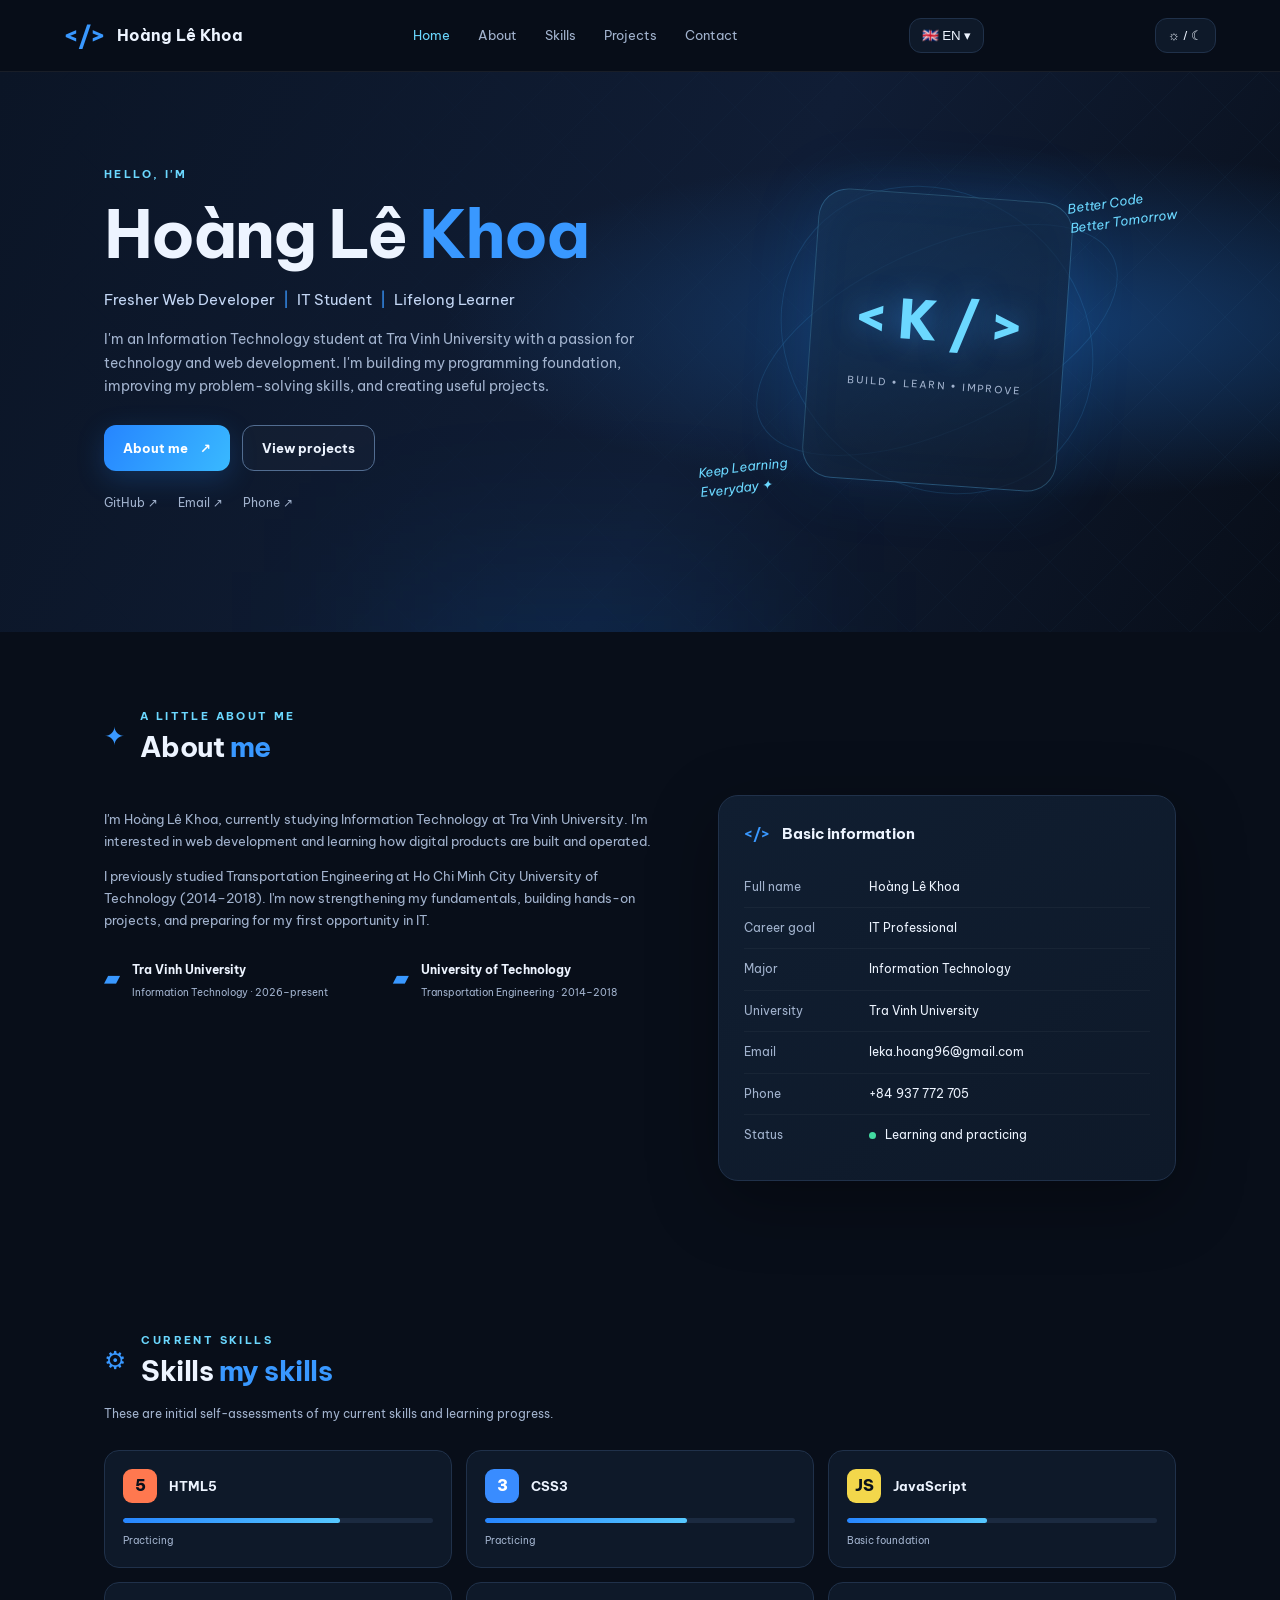
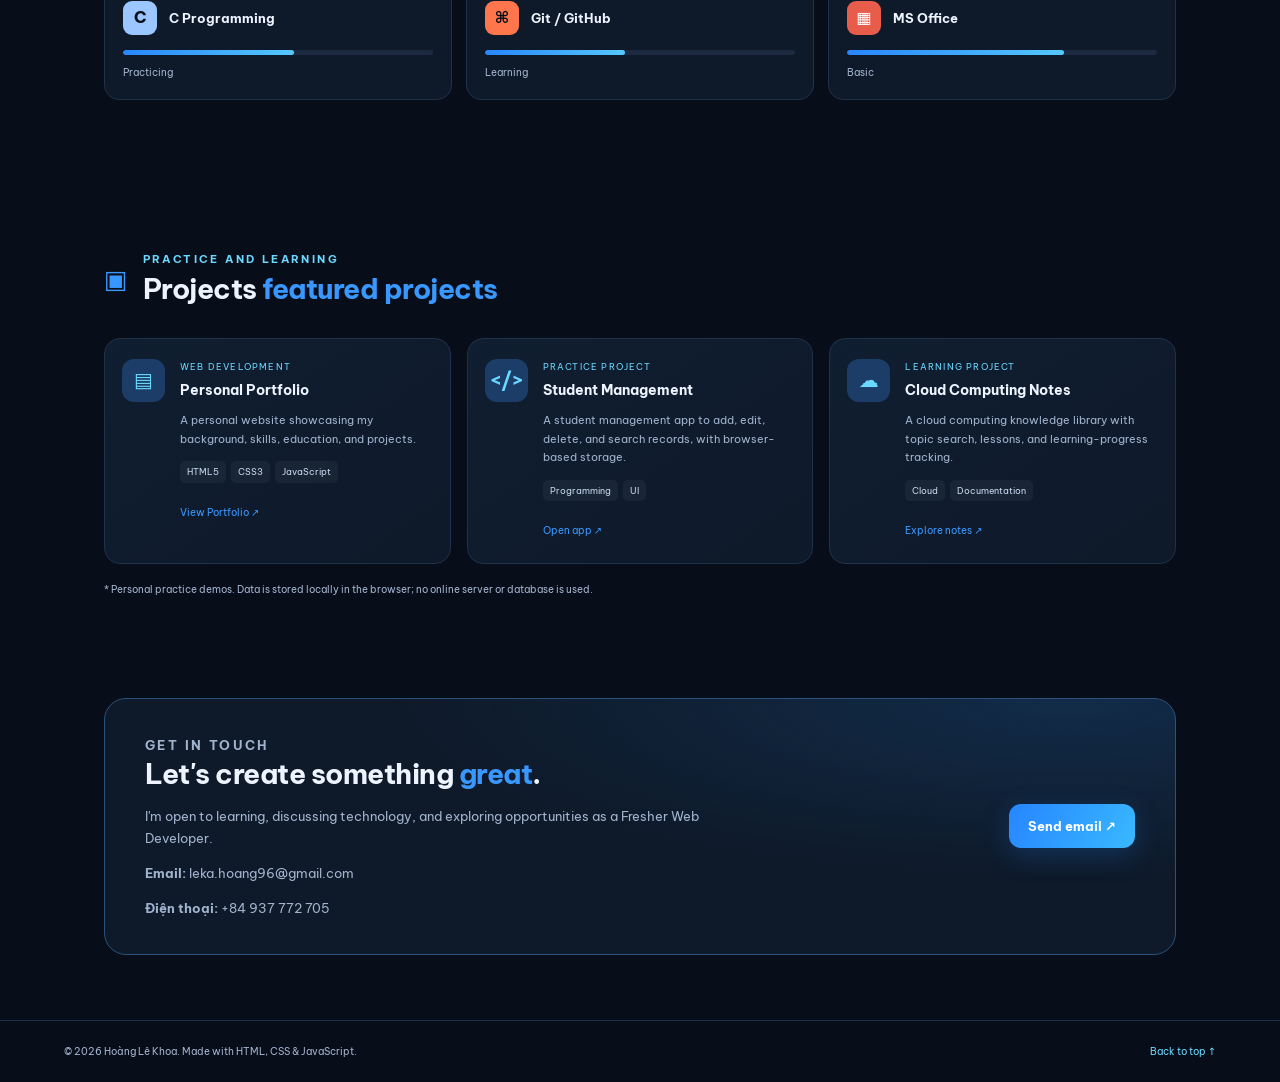
<file: index.html>
<!doctype html>
<html lang="vi">
<head>
  <meta charset="utf-8">
  <meta name="viewport" content="width=device-width, initial-scale=1">
  <meta name="description" content="Portfolio cá nhân của Hoàng Lê Khoa — Fresher Web Developer, sinh viên Công nghệ thông tin tại Đại học Trà Vinh.">
  <title>Hoàng Lê Khoa | Portfolio</title>
  <link rel="preconnect" href="https://fonts.googleapis.com">
  <link rel="preconnect" href="https://fonts.gstatic.com" crossorigin>
  <link href="https://fonts.googleapis.com/css2?family=Be+Vietnam+Pro:wght@400;500;600;700;800&display=swap" rel="stylesheet">
  <link rel="stylesheet" href="style.css">
  <script src="script.js" defer></script>
  <script src="language.js" defer></script>
</head>
<body>
  <header class="site-header">
    <a class="brand" href="#home" aria-label="Về đầu trang"><span class="brand-mark">&lt;/&gt;</span><span>Hoàng Lê Khoa</span></a>
    <button class="menu-toggle" id="menuToggle" aria-label="Mở menu" aria-expanded="false">☰</button>
    <nav id="navMenu" class="nav-menu" aria-label="Điều hướng chính">
      <a href="#home">Trang chủ</a><a href="#about">Giới thiệu</a><a href="#skills">Kỹ năng</a><a href="#projects">Dự án</a><a href="#contact">Liên hệ</a>
    </nav>
    <button class="theme-toggle" id="languageToggle" type="button" aria-label="Chuyển sang tiếng Anh" title="English">🇻🇳 VI ▾</button>
    <button class="theme-toggle" id="themeToggle" aria-label="Đổi giao diện">☼ / ☾</button>
  </header>

  <main>
    <section class="hero" id="home">
      <div class="hero-grid">
        <div class="hero-copy">
          <p class="eyebrow">XIN CHÀO, MÌNH LÀ</p>
          <h1>Hoàng Lê <span>Khoa</span></h1>
          <p class="hero-role">Fresher Web Developer <span>|</span> IT Student <span>|</span> Lifelong Learner</p>
          <p class="hero-description">Mình là sinh viên Công nghệ thông tin tại Đại học Trà Vinh, yêu thích công nghệ và phát triển web. Mình đang từng bước xây dựng nền tảng lập trình, rèn luyện tư duy giải quyết vấn đề và tạo ra những sản phẩm hữu ích.</p>
          <div class="hero-actions"><a class="button primary" href="#about">Về tôi <span>↗</span></a><a class="button secondary" href="#projects">Xem dự án</a></div>
          <div class="social-links"><a href="https://github.com/TobiOrigami" target="_blank" rel="noopener noreferrer">GitHub ↗</a><a href="mailto:leka.hoang96@gmail.com">Email ↗</a><a href="tel:+84937772705">Điện thoại ↗</a></div>
        </div>
        <div class="hero-art" aria-label="Khu vực ảnh đại diện">
          <div class="orbit orbit-one"></div><div class="orbit orbit-two"></div>
          <div class="avatar-card"><div class="avatar-symbol">&lt; K / &gt;</div><p>BUILD • LEARN • IMPROVE</p></div>
          <div class="floating-note note-top">Better Code<br>Better Tomorrow</div><div class="floating-note note-bottom">Keep Learning<br>Everyday ✦</div>
        </div>
      </div>
      <div class="hero-glow"></div>
    </section>

    <section class="section" id="about">
      <div class="section-heading"><span class="section-icon">✦</span><div><p class="eyebrow">ĐÔI ĐIỀU VỀ MÌNH</p><h2>Giới thiệu <span>về tôi</span></h2></div></div>
      <div class="about-grid">
        <div class="about-copy"><p>Mình là Hoàng Lê Khoa, hiện đang theo học ngành Công nghệ thông tin tại Đại học Trà Vinh. Mình quan tâm đến phát triển web, thích tìm hiểu cách các sản phẩm số được xây dựng và vận hành.</p><p>Trước đây, mình từng học ngành Kỹ thuật giao thông tại Đại học Bách Khoa (2014–2018). Hiện tại, mình tập trung củng cố kiến thức nền tảng, thực hành qua các dự án nhỏ và chuẩn bị cho cơ hội nghề nghiệp đầu tiên trong lĩnh vực CNTT.</p><div class="education-list"><div><span class="edu-icon">▰</span><div><strong>Đại học Trà Vinh</strong><small>Công nghệ thông tin · 2026–nay</small></div></div><div><span class="edu-icon">▰</span><div><strong>Đại học Bách Khoa</strong><small>Kỹ thuật giao thông · 2014–2018</small></div></div></div></div>
        <aside class="info-card"><h3><span class="code-icon">&lt;/&gt;</span> Thông tin cơ bản</h3><dl><div><dt>Họ và tên</dt><dd>Hoàng Lê Khoa</dd></div><div><dt>Định hướng</dt><dd>IT Professional</dd></div><div><dt>Ngành học</dt><dd>Công nghệ thông tin</dd></div><div><dt>Trường</dt><dd>Đại học Trà Vinh</dd></div><div><dt>Email</dt><dd><a href="mailto:leka.hoang96@gmail.com">leka.hoang96@gmail.com</a></dd></div><div><dt>Điện thoại</dt><dd><a href="tel:+84937772705">+84 937 772 705</a></dd></div><div><dt>Trạng thái</dt><dd><span class="status-dot"></span> Đang học và thực hành</dd></div></dl></aside>
      </div>
    </section>

    <section class="section" id="skills">
      <div class="section-heading"><span class="section-icon">⚙</span><div><p class="eyebrow">NĂNG LỰC HIỆN TẠI</p><h2>Kỹ năng <span>của mình</span></h2></div></div>
      <p class="section-intro">Các kỹ năng dưới đây là mức tự đánh giá ban đầu; hãy cập nhật theo năng lực thực tế của huynh.</p>
      <div class="skills-grid">
        <article class="skill-card"><div class="skill-top"><span class="skill-logo html">5</span><strong>HTML5</strong></div><div class="skill-track"><span style="width:70%"></span></div><small>Đang rèn luyện</small></article>
        <article class="skill-card"><div class="skill-top"><span class="skill-logo css">3</span><strong>CSS3</strong></div><div class="skill-track"><span style="width:65%"></span></div><small>Đang rèn luyện</small></article>
        <article class="skill-card"><div class="skill-top"><span class="skill-logo js">JS</span><strong>JavaScript</strong></div><div class="skill-track"><span style="width:45%"></span></div><small>Nền tảng cơ bản</small></article>
        <article class="skill-card"><div class="skill-top"><span class="skill-logo c-lang">C</span><strong>Lập trình C</strong></div><div class="skill-track"><span style="width:55%"></span></div><small>Đang thực hành</small></article>
        <article class="skill-card"><div class="skill-top"><span class="skill-logo git">⌘</span><strong>Git / GitHub</strong></div><div class="skill-track"><span style="width:45%"></span></div><small>Đang tìm hiểu</small></article>
        <article class="skill-card"><div class="skill-top"><span class="skill-logo office">▦</span><strong>MS Office</strong></div><div class="skill-track"><span style="width:70%"></span></div><small>Cơ bản</small></article>
      </div>
    </section>

    <section class="section" id="projects">
      <div class="section-heading"><span class="section-icon">▣</span><div><p class="eyebrow">THỰC HÀNH VÀ HỌC HỎI</p><h2>Dự án <span>tiêu biểu</span></h2></div></div>
      <div class="projects-grid">
        <article class="project-card"><div class="project-icon">▤</div><div class="project-content"><p class="project-type">WEB DEVELOPMENT</p><h3>Personal Portfolio</h3><p>Website giới thiệu bản thân, kỹ năng, quá trình học tập và các dự án cá nhân.</p><div class="tags"><span>HTML5</span><span>CSS3</span><span>JavaScript</span></div><a href="index.html" class="project-link">Xem Portfolio ↗</a></div></article>
        <article class="project-card"><div class="project-icon">&lt;/&gt;</div><div class="project-content"><p class="project-type">PRACTICE PROJECT</p><h3>Quản lý sinh viên</h3><p>Ứng dụng quản lý danh sách sinh viên: thêm, sửa, xóa, tìm kiếm và lưu dữ liệu trên trình duyệt.</p><div class="tags"><span>Programming</span><span>UI</span></div><a href="student-manager.html" class="project-link">Mở ứng dụng ↗</a></div></article>
        <article class="project-card"><div class="project-icon">☁</div><div class="project-content"><p class="project-type">LEARNING PROJECT</p><h3>Cloud Computing Notes</h3><p>Thư viện kiến thức Cloud với tìm kiếm chủ đề, bài học và đánh dấu tiến độ học tập.</p><div class="tags"><span>Cloud</span><span>Documentation</span></div><a href="cloud-notes.html" class="project-link">Khám phá ghi chú ↗</a></div></article>
      </div>
      <p class="project-disclaimer">* Sản phẩm demo thực hành cá nhân, dữ liệu được lưu cục bộ trên trình duyệt; chưa có máy chủ hoặc cơ sở dữ liệu trực tuyến.</p>
    </section>

    <section class="contact-section" id="contact"><div><p class="eyebrow">KẾT NỐI VỚI MÌNH</p><h2>Cùng tạo nên điều <span>tuyệt vời</span>.</h2><p>Mình luôn sẵn sàng học hỏi, trao đổi về công nghệ và đón nhận cơ hội phù hợp cho Fresher.</p><div class="contact-details"><p><strong>Email:</strong> <a href="mailto:leka.hoang96@gmail.com">leka.hoang96@gmail.com</a></p><p><strong>Điện thoại:</strong> <a href="tel:+84937772705">+84 937 772 705</a></p></div></div><a class="button primary" href="mailto:leka.hoang96@gmail.com">Gửi email ↗</a></section>
  </main>
  <footer><span>© <span id="year"></span> Hoàng Lê Khoa. Made with HTML, CSS & JavaScript.</span><a href="#home">Lên đầu trang ↑</a></footer>
</body>
</html>
</file>
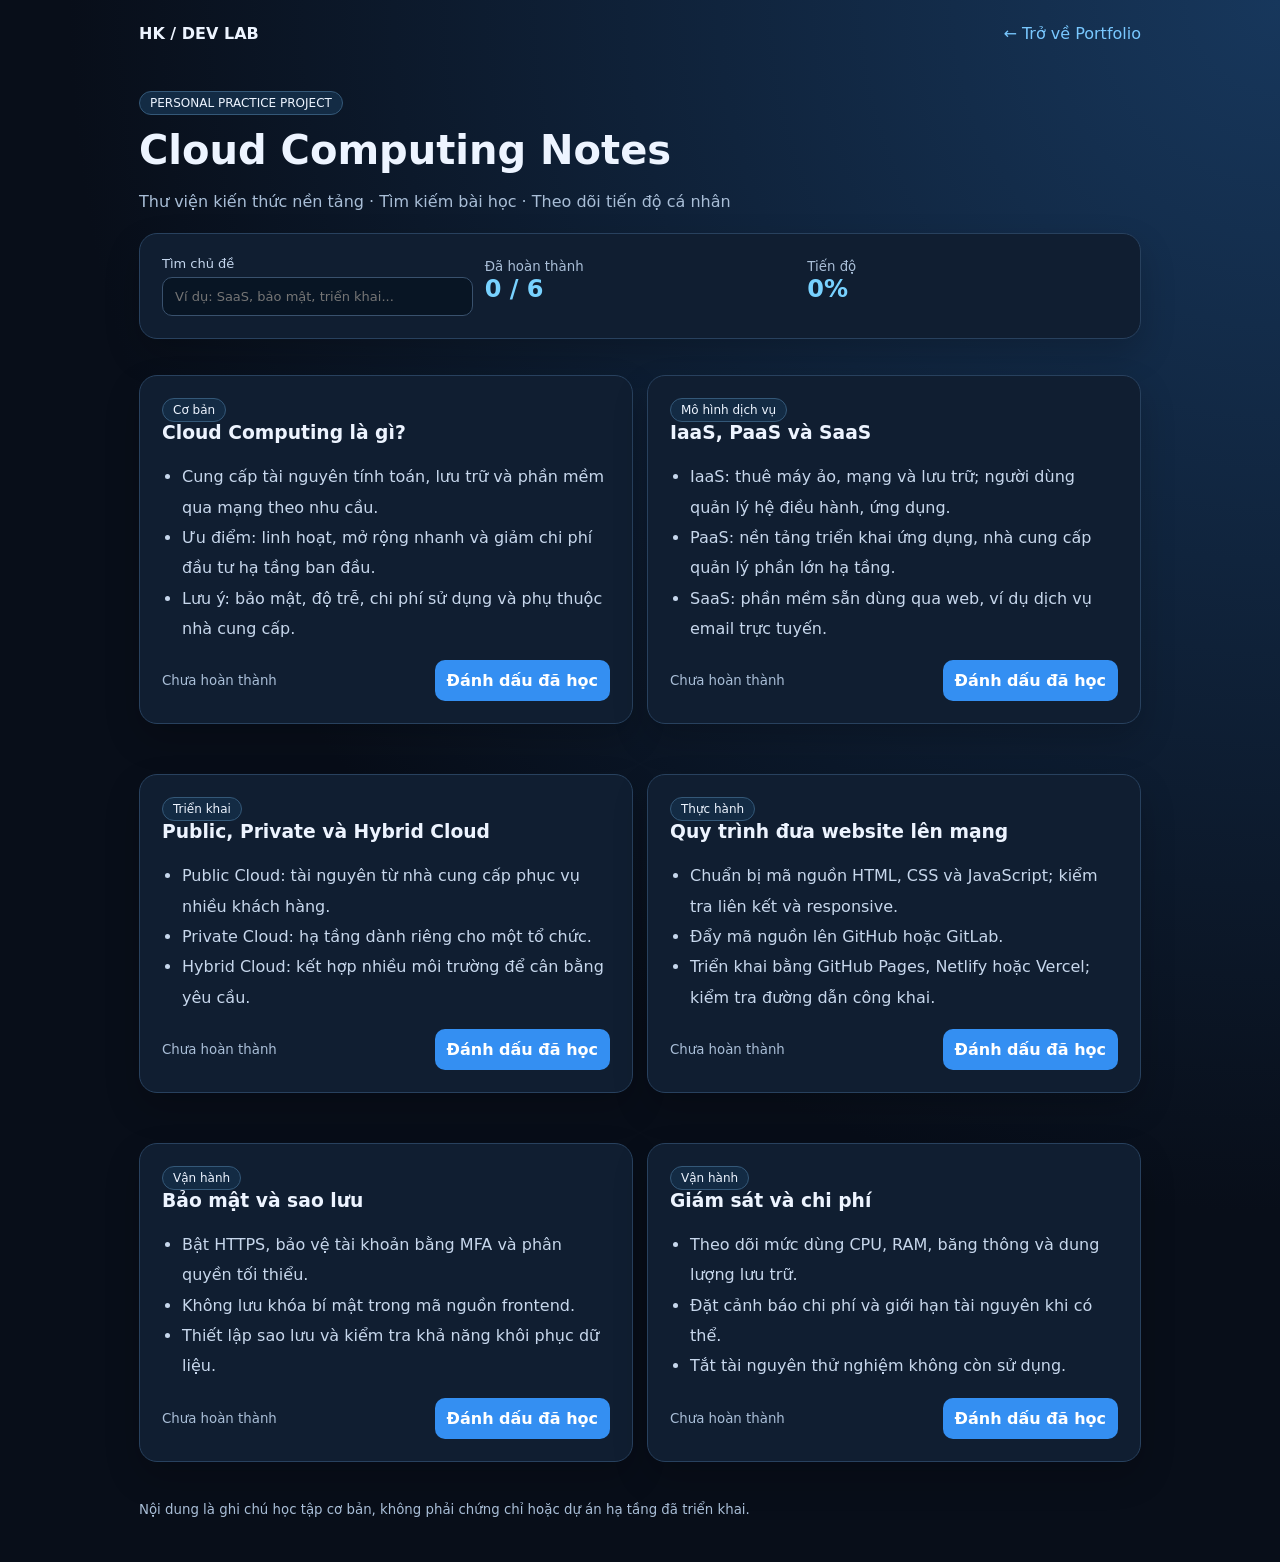
<file: cloud-notes.html>
<!doctype html><html lang="vi"><head><meta charset="utf-8"><meta name="viewport" content="width=device-width, initial-scale=1"><title>Cloud Computing Notes | Hoàng Lê Khoa</title><style>:root{color-scheme:dark;font-family:system-ui,Arial;--bg:#080e19;--panel:#101e31;--border:#28415e;--text:#edf4ff;--muted:#a9bed7;--accent:#49aaff}*{box-sizing:border-box}body{margin:0;background:radial-gradient(circle at top right,#17375c,#080e19 60%);color:var(--text);min-height:100vh}header,main{max-width:1050px;margin:auto;padding:24px}header{display:flex;align-items:center;justify-content:space-between;gap:12px}a{color:#79c8ff;text-decoration:none}h1{font-size:clamp(26px,4vw,40px);margin:12px 0}p{color:var(--muted);line-height:1.65}.panel{background:var(--panel);border:1px solid var(--border);border-radius:18px;padding:22px;margin:18px 0;box-shadow:0 15px 35px #0003}.grid{display:grid;grid-template-columns:repeat(3,1fr);gap:12px}label{font-size:13px;color:#c4d6ed;display:grid;gap:6px}input,select,button{font:inherit;border-radius:10px;padding:11px 12px}input,select{background:#081524;border:1px solid #39516d;color:white;width:100%}button{border:0;background:#348ff2;color:white;cursor:pointer;font-weight:650}button:hover{filter:brightness(1.13)}button.secondary{background:#27435f}.actions{display:flex;gap:8px;flex-wrap:wrap;margin-top:15px}.scroll{overflow-x:auto}table{width:100%;border-collapse:collapse;min-width:630px}th,td{text-align:left;padding:13px 9px;border-bottom:1px solid #28415e;font-size:13px}th{color:#8abfe9}td button{padding:6px 10px;font-size:12px;margin:2px}small,.muted{color:var(--muted)}.stat{color:#78d2ff;font-size:24px;font-weight:750}.pill{display:inline-block;border:1px solid #345878;background:#132b44;border-radius:20px;padding:4px 10px;font-size:12px}.notes{display:grid;grid-template-columns:repeat(2,1fr);gap:14px}.note h3{margin-top:0}.note ul{color:#c7d7ec;line-height:1.9;padding-left:20px}.note footer{display:flex;justify-content:space-between;align-items:center;gap:12px}.hidden{display:none!important}@media(max-width:700px){.grid,.notes{grid-template-columns:1fr}header,main{padding:16px}.panel{padding:16px}}</style></head><body><header><strong>HK / DEV LAB</strong><a href="index.html#projects">← Trở về Portfolio</a></header><main><span class="pill">PERSONAL PRACTICE PROJECT</span><h1>Cloud Computing Notes</h1><p>Thư viện kiến thức nền tảng · Tìm kiếm bài học · Theo dõi tiến độ cá nhân</p><section class="panel"><div class="grid"><label>Tìm chủ đề<input id="search" placeholder="Ví dụ: SaaS, bảo mật, triển khai..."></label><div><small>Đã hoàn thành</small><div class="stat" id="progress">0 / 6</div></div><div><small>Tiến độ</small><div class="stat" id="percent">0%</div></div></div></section><div id="notes" class="notes"></div><p><small>Nội dung là ghi chú học tập cơ bản, không phải chứng chỉ hoặc dự án hạ tầng đã triển khai.</small></p></main><script>const data=[["Cloud Computing là gì?", "Cơ bản", ["Cung cấp tài nguyên tính toán, lưu trữ và phần mềm qua mạng theo nhu cầu.", "Ưu điểm: linh hoạt, mở rộng nhanh và giảm chi phí đầu tư hạ tầng ban đầu.", "Lưu ý: bảo mật, độ trễ, chi phí sử dụng và phụ thuộc nhà cung cấp."]], ["IaaS, PaaS và SaaS", "Mô hình dịch vụ", ["IaaS: thuê máy ảo, mạng và lưu trữ; người dùng quản lý hệ điều hành, ứng dụng.", "PaaS: nền tảng triển khai ứng dụng, nhà cung cấp quản lý phần lớn hạ tầng.", "SaaS: phần mềm sẵn dùng qua web, ví dụ dịch vụ email trực tuyến."]], ["Public, Private và Hybrid Cloud", "Triển khai", ["Public Cloud: tài nguyên từ nhà cung cấp phục vụ nhiều khách hàng.", "Private Cloud: hạ tầng dành riêng cho một tổ chức.", "Hybrid Cloud: kết hợp nhiều môi trường để cân bằng yêu cầu."]], ["Quy trình đưa website lên mạng", "Thực hành", ["Chuẩn bị mã nguồn HTML, CSS và JavaScript; kiểm tra liên kết và responsive.", "Đẩy mã nguồn lên GitHub hoặc GitLab.", "Triển khai bằng GitHub Pages, Netlify hoặc Vercel; kiểm tra đường dẫn công khai."]], ["Bảo mật và sao lưu", "Vận hành", ["Bật HTTPS, bảo vệ tài khoản bằng MFA và phân quyền tối thiểu.", "Không lưu khóa bí mật trong mã nguồn frontend.", "Thiết lập sao lưu và kiểm tra khả năng khôi phục dữ liệu."]], ["Giám sát và chi phí", "Vận hành", ["Theo dõi mức dùng CPU, RAM, băng thông và dung lượng lưu trữ.", "Đặt cảnh báo chi phí và giới hạn tài nguyên khi có thể.", "Tắt tài nguyên thử nghiệm không còn sử dụng."]]];const key='hlk_cloud_notes_v1';let done=[];try{done=JSON.parse(localStorage.getItem(key)||'[]');if(!Array.isArray(done))done=[]}catch{done=[]}const root=document.getElementById('notes');function render(){root.replaceChildren();const q=document.getElementById('search').value.toLocaleLowerCase('vi');data.forEach(([title,cat,items],i)=>{if(![title,cat,...items].join(' ').toLocaleLowerCase('vi').includes(q))return;const article=document.createElement('article');article.className='panel note';const tag=document.createElement('span');tag.className='pill';tag.textContent=cat;const h=document.createElement('h3');h.textContent=title;const ul=document.createElement('ul');items.forEach(item=>{const li=document.createElement('li');li.textContent=item;ul.append(li)});const footer=document.createElement('footer');const state=document.createElement('small');state.textContent=done.includes(i)?'✓ Đã học':'Chưa hoàn thành';const btn=document.createElement('button');btn.className=done.includes(i)?'secondary':'';btn.textContent=done.includes(i)?'Đánh dấu chưa học':'Đánh dấu đã học';btn.onclick=()=>{done=done.includes(i)?done.filter(x=>x!==i):[...done,i];localStorage.setItem(key,JSON.stringify(done));render()};footer.append(state,btn);article.append(tag,h,ul,footer);root.append(article)});if(!root.children.length){const p=document.createElement('p');p.textContent='Không tìm thấy chủ đề phù hợp.';root.append(p)}document.getElementById('progress').textContent=done.length+' / '+data.length;document.getElementById('percent').textContent=Math.round(done.length/data.length*100)+'%'}document.getElementById('search').addEventListener('input',render);render();</script></body></html>
</file>
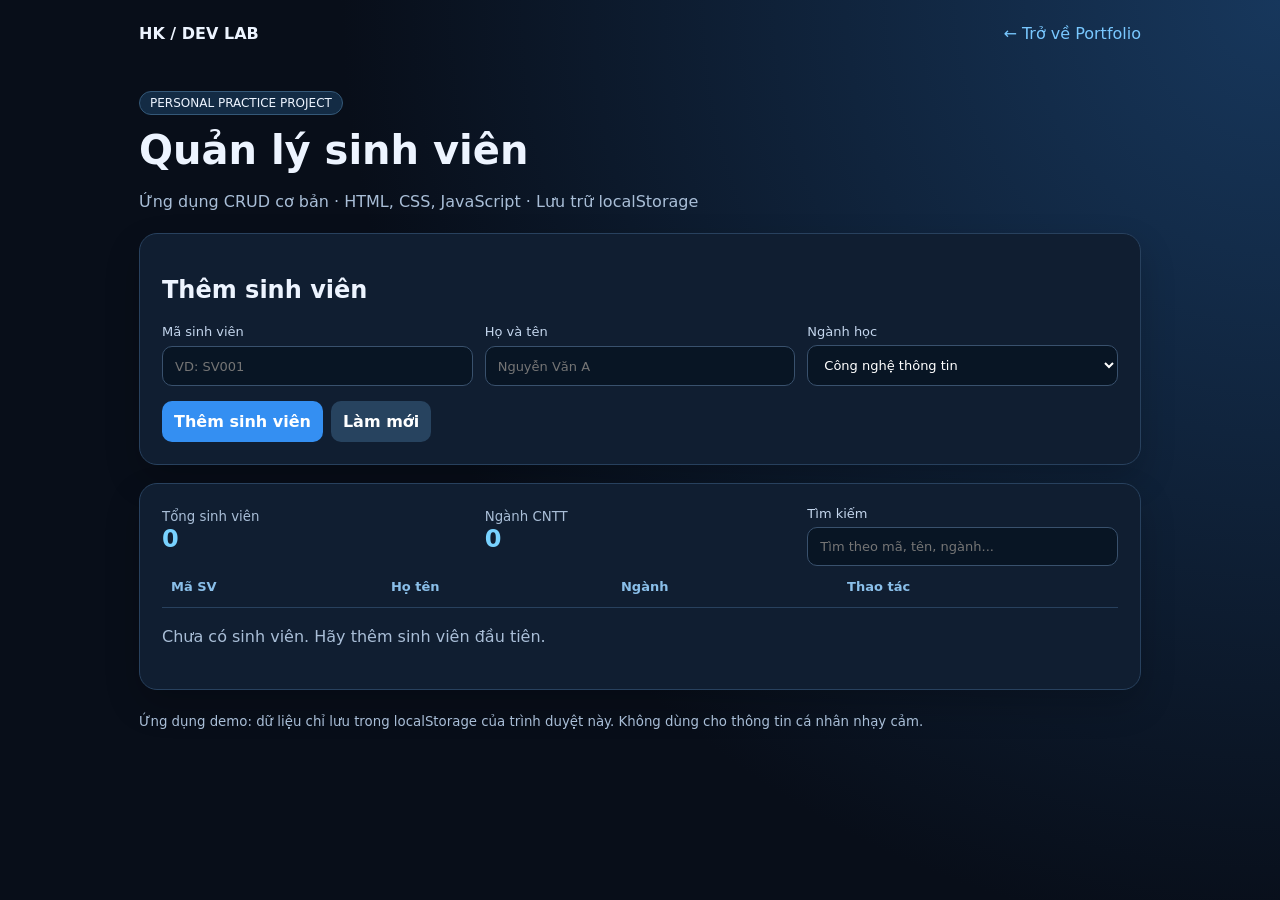
<file: student-manager.html>
<!doctype html><html lang="vi"><head><meta charset="utf-8"><meta name="viewport" content="width=device-width, initial-scale=1"><title>Quản lý sinh viên | Hoàng Lê Khoa</title><style>:root{color-scheme:dark;font-family:system-ui,Arial;--bg:#080e19;--panel:#101e31;--border:#28415e;--text:#edf4ff;--muted:#a9bed7;--accent:#49aaff}*{box-sizing:border-box}body{margin:0;background:radial-gradient(circle at top right,#17375c,#080e19 60%);color:var(--text);min-height:100vh}header,main{max-width:1050px;margin:auto;padding:24px}header{display:flex;align-items:center;justify-content:space-between;gap:12px}a{color:#79c8ff;text-decoration:none}h1{font-size:clamp(26px,4vw,40px);margin:12px 0}p{color:var(--muted);line-height:1.65}.panel{background:var(--panel);border:1px solid var(--border);border-radius:18px;padding:22px;margin:18px 0;box-shadow:0 15px 35px #0003}.grid{display:grid;grid-template-columns:repeat(3,1fr);gap:12px}label{font-size:13px;color:#c4d6ed;display:grid;gap:6px}input,select,button{font:inherit;border-radius:10px;padding:11px 12px}input,select{background:#081524;border:1px solid #39516d;color:white;width:100%}button{border:0;background:#348ff2;color:white;cursor:pointer;font-weight:650}button:hover{filter:brightness(1.13)}button.secondary{background:#27435f}.actions{display:flex;gap:8px;flex-wrap:wrap;margin-top:15px}.scroll{overflow-x:auto}table{width:100%;border-collapse:collapse;min-width:630px}th,td{text-align:left;padding:13px 9px;border-bottom:1px solid #28415e;font-size:13px}th{color:#8abfe9}td button{padding:6px 10px;font-size:12px;margin:2px}small,.muted{color:var(--muted)}.stat{color:#78d2ff;font-size:24px;font-weight:750}.pill{display:inline-block;border:1px solid #345878;background:#132b44;border-radius:20px;padding:4px 10px;font-size:12px}.notes{display:grid;grid-template-columns:repeat(2,1fr);gap:14px}.note h3{margin-top:0}.note ul{color:#c7d7ec;line-height:1.9;padding-left:20px}.note footer{display:flex;justify-content:space-between;align-items:center;gap:12px}.hidden{display:none!important}@media(max-width:700px){.grid,.notes{grid-template-columns:1fr}header,main{padding:16px}.panel{padding:16px}}</style></head><body><header><strong>HK / DEV LAB</strong><a href="index.html#projects">← Trở về Portfolio</a></header><main><span class="pill">PERSONAL PRACTICE PROJECT</span><h1>Quản lý sinh viên</h1><p>Ứng dụng CRUD cơ bản · HTML, CSS, JavaScript · Lưu trữ localStorage</p><section class="panel"><h2 id="formTitle">Thêm sinh viên</h2><form id="studentForm"><div class="grid"><label>Mã sinh viên<input id="code" maxlength="20" required placeholder="VD: SV001"></label><label>Họ và tên<input id="name" maxlength="80" required placeholder="Nguyễn Văn A"></label><label>Ngành học<select id="major"><option>Công nghệ thông tin</option><option>Kỹ thuật phần mềm</option><option>Hệ thống thông tin</option><option>Khác</option></select></label></div><div class="actions"><button type="submit" id="saveBtn">Thêm sinh viên</button><button type="button" class="secondary" id="cancelBtn">Làm mới</button></div></form></section><section class="panel"><div class="grid"><div><small>Tổng sinh viên</small><div class="stat" id="total">0</div></div><div><small>Ngành CNTT</small><div class="stat" id="itCount">0</div></div><label>Tìm kiếm<input id="search" placeholder="Tìm theo mã, tên, ngành..."></label></div><div class="scroll"><table><thead><tr><th>Mã SV</th><th>Họ tên</th><th>Ngành</th><th>Thao tác</th></tr></thead><tbody id="rows"></tbody></table></div><p id="empty" class="muted">Chưa có sinh viên.</p></section><p><small>Ứng dụng demo: dữ liệu chỉ lưu trong localStorage của trình duyệt này. Không dùng cho thông tin cá nhân nhạy cảm.</small></p></main><script>const KEY='hlk_students_v1';let students=[];try{students=JSON.parse(localStorage.getItem(KEY)||'[]');if(!Array.isArray(students))students=[]}catch{students=[]}let editing=null;const $=id=>document.getElementById(id);const persist=()=>localStorage.setItem(KEY,JSON.stringify(students));function reset(){editing=null;$('studentForm').reset();$('code').disabled=false;$('formTitle').textContent='Thêm sinh viên';$('saveBtn').textContent='Thêm sinh viên'}function render(){const q=$('search').value.trim().toLocaleLowerCase('vi');const filtered=students.filter(x=>[x.code,x.name,x.major].some(y=>y.toLocaleLowerCase('vi').includes(q)));$('rows').replaceChildren();filtered.forEach(x=>{const tr=document.createElement('tr');[x.code,x.name,x.major].forEach(v=>{const td=document.createElement('td');td.textContent=v;tr.append(td)});const td=document.createElement('td');const edit=document.createElement('button');edit.textContent='Sửa';edit.onclick=()=>{editing=x.code;$('code').value=x.code;$('code').disabled=true;$('name').value=x.name;$('major').value=x.major;$('formTitle').textContent='Chỉnh sửa sinh viên';$('saveBtn').textContent='Lưu thay đổi';window.scrollTo({top:0,behavior:'smooth'})};const del=document.createElement('button');del.textContent='Xóa';del.className='secondary';del.onclick=()=>{if(confirm('Xóa sinh viên '+x.code+'?')){students=students.filter(y=>y.code!==x.code);persist();if(editing===x.code)reset();render()}};td.append(edit,del);tr.append(td);$('rows').append(tr)});$('empty').style.display=filtered.length?'none':'block';$('empty').textContent=students.length?'Không tìm thấy sinh viên phù hợp.':'Chưa có sinh viên. Hãy thêm sinh viên đầu tiên.';$('total').textContent=students.length;$('itCount').textContent=students.filter(x=>x.major==='Công nghệ thông tin').length} $('studentForm').addEventListener('submit',e=>{e.preventDefault();const code=$('code').value.trim().toUpperCase(),name=$('name').value.trim(),major=$('major').value;if(!code||!name)return;if(editing){const x=students.find(x=>x.code===editing);if(x){x.name=name;x.major=major}}else{if(students.some(x=>x.code===code)){alert('Mã sinh viên đã tồn tại.');return}students.push({code,name,major})}persist();reset();render()});$('cancelBtn').onclick=reset;$('search').addEventListener('input',render);render();</script></body></html>
</file>
<file: style.css>
:root{--bg:#080e19;--surface:#0e1929;--surface2:#101e31;--text:#edf4ff;--muted:#a2b3ce;--line:#20314a;--blue:#3998ff;--cyan:#6bd8ff;--shadow:0 20px 70px #0005}*{box-sizing:border-box}html{scroll-behavior:smooth;scroll-padding-top:90px}body{margin:0;background:var(--bg);color:var(--text);font-family:'Be Vietnam Pro',system-ui,sans-serif;line-height:1.7}a{color:inherit;text-decoration:none}.site-header{height:72px;display:flex;align-items:center;justify-content:space-between;padding:0 max(5vw,24px);position:sticky;top:0;z-index:20;background:#080e19eF;border-bottom:1px solid #ffffff12;backdrop-filter:blur(16px)}.brand{display:flex;gap:12px;align-items:center;font-weight:700;white-space:nowrap}.brand-mark{color:var(--blue);font-size:24px;font-weight:800}.nav-menu{display:flex;gap:28px;color:var(--muted);font-size:13px}.nav-menu a:hover,.nav-menu a.active{color:var(--cyan)}.theme-toggle,.menu-toggle{border:1px solid var(--line);background:var(--surface);color:var(--text);padding:9px 12px;border-radius:12px;cursor:pointer}.menu-toggle{display:none}.hero{position:relative;overflow:hidden;min-height:560px;background:radial-gradient(ellipse at 80% 45%,#143d70 0,transparent 40%),linear-gradient(115deg,#0b1526,#101d35 55%,#080e19)}.hero:before{content:"";position:absolute;inset:0;background-image:linear-gradient(135deg,transparent 49.8%,#5bbcff0a 50%,transparent 50.2%),linear-gradient(45deg,transparent 49.8%,#5bbcff08 50%,transparent 50.2%);background-size:70px 70px;mask-image:linear-gradient(90deg,transparent,black)}.hero-grid{max-width:1120px;margin:auto;padding:85px 24px 70px;display:grid;grid-template-columns:1.08fr .92fr;align-items:center;gap:35px;position:relative;z-index:1}.eyebrow{letter-spacing:2.4px;color:var(--cyan);font-size:11px;font-weight:700;margin:0 0 12px}.hero h1{font-size:clamp(42px,5.2vw,68px);line-height:1.13;letter-spacing:-2px;margin:0 0 16px}.hero h1 span,.section h2 span,.contact-section h2 span{color:var(--blue)}.hero-role{font-size:15px;color:#c4d7f5}.hero-role span{color:var(--blue);padding:0 5px}.hero-description{max-width:560px;color:var(--muted);font-size:14px}.hero-actions{display:flex;gap:12px;margin:26px 0 22px}.button{display:inline-flex;align-items:center;gap:12px;padding:11px 19px;border-radius:12px;font-size:13px;font-weight:700;transition:transform .2s,box-shadow .2s}.button:hover{transform:translateY(-2px)}.primary{background:linear-gradient(120deg,#2685ff,#39b9ff);color:#fff;box-shadow:0 8px 28px #258dff35}.secondary{border:1px solid #526d91;background:#ffffff05}.social-links{display:flex;gap:20px;color:var(--muted);font-size:12px}.social-links a:hover{color:var(--cyan)}.hero-art{height:365px;display:grid;place-items:center;position:relative}.avatar-card{width:255px;height:290px;border:1px solid #62c7ff45;border-radius:30px;background:linear-gradient(145deg,#17365a99,#101b2cbb);box-shadow:0 0 70px #168aff20,inset 0 0 45px #3d8dff0b;display:flex;flex-direction:column;align-items:center;justify-content:center;transform:rotate(4deg);position:relative;z-index:2}.avatar-symbol{font-size:54px;font-weight:800;color:var(--cyan);text-shadow:0 0 30px #3c9bff88}.avatar-card p{font-size:10px;letter-spacing:2px;color:var(--muted)}.orbit{position:absolute;border:1px solid #4abaff24;border-radius:50%;transform:rotate(-25deg)}.orbit-one{width:390px;height:180px}.orbit-two{width:330px;height:290px;transform:rotate(42deg)}.floating-note{position:absolute;color:var(--cyan);font-size:13px;font-style:italic;line-height:1.5;z-index:3}.note-top{right:0;top:35px;transform:rotate(-8deg)}.note-bottom{left:0;bottom:25px;transform:rotate(-7deg)}.hero-glow{position:absolute;width:380px;height:240px;background:#087cff1a;filter:blur(80px);bottom:-180px;left:30%}.section{max-width:1120px;margin:auto;padding:75px 24px}.section-heading{display:flex;align-items:center;gap:15px;margin-bottom:30px}.section-icon{font-size:25px;color:var(--blue)}.section-heading .eyebrow{margin-bottom:3px}.section h2,.contact-section h2{font-size:28px;line-height:1.3;margin:0;letter-spacing:-.5px}.about-grid{display:grid;grid-template-columns:1.1fr .9fr;gap:55px}.about-copy p,.contact-section p{font-size:13px;color:var(--muted)}.education-list{display:grid;grid-template-columns:1fr 1fr;gap:18px;margin-top:28px}.education-list>div{display:flex;gap:12px;align-items:flex-start}.edu-icon{color:var(--blue);font-size:21px}.education-list strong,.education-list small{display:block}.education-list strong{font-size:12px}.education-list small{color:var(--muted);font-size:10px;margin-top:4px}.info-card{padding:25px;border:1px solid var(--line);border-radius:20px;background:linear-gradient(145deg,var(--surface2),var(--surface));box-shadow:var(--shadow)}.info-card h3{font-size:15px;margin:0 0 20px}.code-icon{color:var(--blue);margin-right:9px}.info-card dl{margin:0}.info-card dl div{display:grid;grid-template-columns:115px 1fr;gap:10px;padding:10px 0;border-bottom:1px solid #ffffff0a;font-size:12px}.info-card dl div:last-child{border:0}.info-card dt{color:var(--muted)}.info-card dd{margin:0}.status-dot{display:inline-block;width:7px;height:7px;border-radius:50%;background:#43dba2;margin-right:6px}.section-intro{font-size:12px;color:var(--muted);margin-top:-15px;margin-bottom:25px}.skills-grid{display:grid;grid-template-columns:repeat(3,1fr);gap:14px}.skill-card{background:var(--surface);border:1px solid var(--line);padding:18px;border-radius:15px}.skill-top{display:flex;align-items:center;gap:12px;margin-bottom:15px}.skill-top strong{font-size:13px}.skill-logo{width:34px;height:34px;display:grid;place-items:center;border-radius:9px;font-weight:800;color:#08101b;background:#ff784f}.css{background:#398cff;color:white}.js{background:#f3d74b}.c-lang{background:#9bc6ff}.git{background:#ff754c}.office{background:#e85c4b;color:white}.skill-track{height:5px;background:#1b2a40;border-radius:20px;overflow:hidden}.skill-track span{display:block;height:100%;background:linear-gradient(90deg,#2786ff,#56c8ff);border-radius:20px}.skill-card small{display:block;color:var(--muted);font-size:10px;margin-top:9px}.projects-grid{display:grid;grid-template-columns:repeat(3,1fr);gap:16px}.project-card{display:flex;gap:15px;padding:20px 17px;border:1px solid var(--line);background:linear-gradient(145deg,var(--surface2),var(--surface));border-radius:16px;transition:transform .2s,border-color .2s}.project-card:hover{transform:translateY(-4px);border-color:#368ce966}.project-icon{flex:0 0 43px;height:43px;display:grid;place-items:center;border-radius:12px;background:#1c3d68;color:var(--cyan);font-size:20px;font-weight:700}.project-type{font-size:9px;letter-spacing:1.2px;color:var(--cyan);margin:0 0 5px}.project-card h3{font-size:14px;margin:0 0 8px}.project-card p:not(.project-type){font-size:11px;color:var(--muted);margin:0 0 13px}.tags{display:flex;gap:5px;flex-wrap:wrap;margin-bottom:14px}.tags span{font-size:9px;padding:3px 7px;border-radius:5px;background:#ffffff0b;color:#c7d8f1}.project-link{font-size:10px;color:var(--blue)}.project-disclaimer{font-size:10px;color:var(--muted);margin-top:17px}.contact-section{max-width:1072px;margin:15px auto 65px;padding:35px 40px;border:1px solid #2b527c;border-radius:22px;background:radial-gradient(ellipse at 90% 0,#17477766,transparent 50%),var(--surface);display:flex;align-items:center;justify-content:space-between;gap:30px}.contact-section p{max-width:600px;margin-bottom:0}footer{border-top:1px solid var(--line);padding:22px max(5vw,24px);display:flex;justify-content:space-between;gap:20px;color:var(--muted);font-size:10px}footer a{color:var(--cyan)}body.light{--bg:#f4f7fc;--surface:#fff;--surface2:#edf3fb;--text:#14243a;--muted:#5d6f88;--line:#d7e1ee;--shadow:0 15px 40px #1d477018}body.light .site-header{background:#f4f7f0ed}body.light .hero{background:radial-gradient(ellipse at 80% 45%,#b9ddff,transparent 40%),linear-gradient(115deg,#eaf3ff,#dbeaff 55%,#f4f7fc)}body.light .hero:before{opacity:.2}body.light .avatar-card{background:linear-gradient(145deg,#d8eaffcc,#f8fbffcc)}body.light .hero-description,body.light .hero-role{color:#405775}body.light .secondary{border-color:#b8cbe2}body.light .skill-track{background:#d9e4f2}body.light .tags span{background:#dfeaf7;color:#344d6c}body.light .contact-section{background:radial-gradient(ellipse at 90% 0,#c7e5ff,transparent 50%),var(--surface)}
@media(max-width:800px){.nav-menu{gap:14px}.hero-grid{grid-template-columns:1fr;padding-top:65px}.hero-art{height:300px;grid-row:1}.hero-copy{grid-row:2}.hero{min-height:unset}.note-top{right:8%}.note-bottom{left:8%}.about-grid{gap:25px}.projects-grid{grid-template-columns:1fr}.project-card{min-height:150px}.contact-section{margin-left:24px;margin-right:24px}}
@media(max-width:600px){.site-header{height:64px;padding:0 18px}.brand{font-size:13px}.menu-toggle{display:block;margin-left:auto;margin-right:10px}.nav-menu{display:none;position:absolute;top:63px;left:0;right:0;padding:15px 22px;background:var(--surface);border-bottom:1px solid var(--line);flex-direction:column;gap:12px}.nav-menu.open{display:flex}.theme-toggle{font-size:11px}.hero-grid{padding:38px 22px 55px;gap:10px}.hero-art{height:250px}.avatar-card{width:190px;height:210px}.avatar-symbol{font-size:42px}.orbit-one{width:290px;height:140px}.orbit-two{width:240px;height:220px}.floating-note{font-size:10px}.note-top{top:15px}.note-bottom{bottom:10px}.hero h1{font-size:43px}.hero-description{font-size:13px}.section{padding:52px 22px}.section h2,.contact-section h2{font-size:24px}.about-grid{grid-template-columns:1fr}.education-list{grid-template-columns:1fr}.skills-grid{grid-template-columns:repeat(2,1fr);gap:10px}.skill-card{padding:13px}.skill-top{gap:8px}.skill-top strong{font-size:11px}.info-card{padding:20px}.contact-section{margin:0 18px 40px;padding:25px;align-items:flex-start;flex-direction:column}.contact-section .button{align-self:flex-start}footer{padding:18px;flex-direction:column;gap:8px}}
</file>
